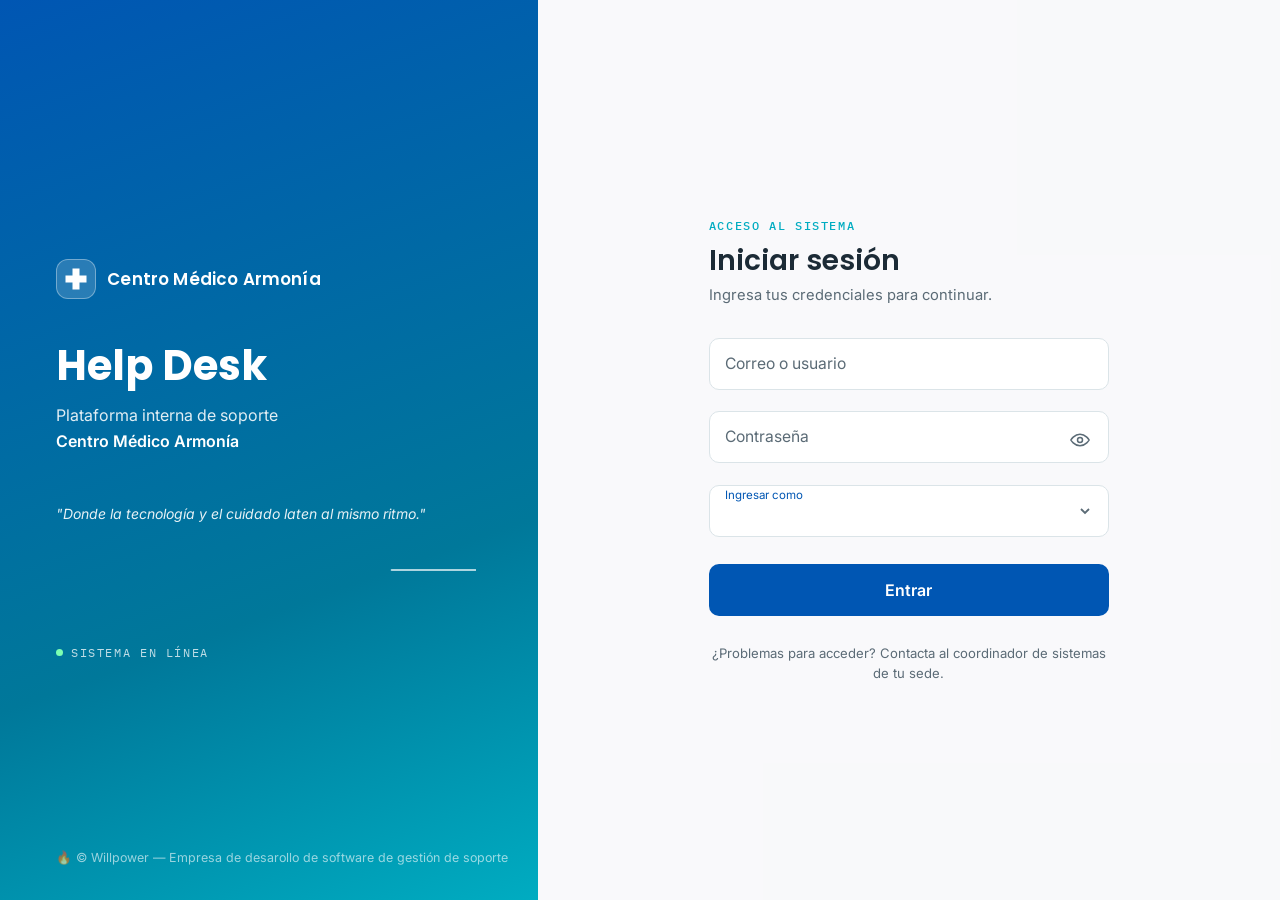
<file: HTML/index.html>
<!DOCTYPE html>
<html lang="es">

<head>
  <link href="https://cdn.jsdelivr.net/npm/bootstrap@5.3.8/dist/css/bootstrap.min.css" rel="stylesheet"
    integrity="sha384-sRIl4kxILFvY47J16cr9ZwB07vP4J8+LH7qKQnuqkuIAvNWLzeN8tE5YBujZqJLB" crossorigin="anonymous">
  <meta charset="UTF-8" />
  <meta name="viewport" content="width=device-width, initial-scale=1.0" />
  <title>Mesa de ayuda-Centro Médico Armonía</title>

  <!-- Tipografías: Poppins (marca / títulos), Inter (formulario / cuerpo), IBM Plex Mono (estado del sistema) -->
  <link rel="preconnect" href="https://fonts.googleapis.com" />
  <link rel="preconnect" href="https://fonts.gstatic.com" crossorigin />
  <link
    href="https://fonts.googleapis.com/css2?family=Poppins:wght@500;600;700&family=Inter:wght@400;500;600&family=IBM+Plex+Mono:wght@500&display=swap"
    rel="stylesheet" />
  <link rel="icon" type="image/png" href="../IMG/escudo-medico.png">
  <!-- CSS/ está un nivel arriba de HTML/, por eso se sube con ../ -->
  <link rel="stylesheet" href="../CSS/style.css" />
</head>

<body>

  <div class="login-shell">

    <!-- ============================================= -->
    <!-- PANEL IZQUIERDO — Marca / Identidad Willpower  -->
    <!-- ============================================= -->
    <aside class="brand-panel">
      <div class="brand-panel__content">

        <div class="brand-mark">
          <div class="brand-mark__icon" aria-hidden="true">
            <svg class="brand-mark__medical-icon" width="24" height="24" viewBox="0 0 24 24" fill="none"
              aria-hidden="true">
              <path d="M9 3v6H3v6h6v6h6v-6h6V9h-6V3H9Z" fill="currentColor" />
            </svg>
          </div>
          <span class="brand-mark__name">Centro Médico Armonía</span>
        </div>

        <h1 class="brand-panel__title">Help Desk</h1>
        <p class="brand-panel__subtitle">
          Plataforma interna de soporte <br />
          <strong>Centro Médico Armonía </strong>
        <p class="eslogan">"Donde la tecnología y el cuidado laten al mismo ritmo."</p>
        </p>

        <!-- Elemento distintivo: línea de pulso (ECG) animada, referencia al sector salud -->
        <div class="pulse-strip" aria-hidden="true">
          <svg class="pulse-strip__svg" viewBox="0 0 600 90" preserveAspectRatio="none">
            <polyline class="pulse-strip__line" fill="none"
              points="0,45 90,45 110,45 125,10 140,80 155,20 170,45 220,45 600,45" />
          </svg>
        </div>

        <p class="system-status">
          <span class="system-status__dot"></span>
          SISTEMA EN LÍNEA
        </p>

      </div>

      <p class="brand-panel__footer"><span aria-hidden="true">🔥</span> © Willpower — Empresa de desarollo de software
        de gestión de soporte</p>
    </aside>

    <!-- ============================================= -->
    <!-- PANEL DERECHO — Formulario de inicio de sesión -->
    <!-- ============================================= -->
    <main class="form-panel">
      <div class="login-background" aria-hidden="true">
        <img src="../IMG/FONDO/fondo.jpg" alt="">
        <img src="../IMG/FONDO/fondo3.jpg" alt="">
        <img src="../IMG/FONDO/fondo2.jpg" alt="">
      </div>

      <div class="form-card">

        <!-- Marca visible solo en móvil (el panel izquierdo se oculta en pantallas pequeñas) -->
        <div class="brand-mark brand-mark--mobile">
          <div class="brand-mark__icon" aria-hidden="true">
            <svg class="brand-mark__medical-icon" width="24" height="24" viewBox="0 0 24 24" fill="none"
              aria-hidden="true">
              <path d="M9 3v6H3v6h6v6h6v-6h6V9h-6V3H9Z" fill="currentColor" />
            </svg>
          </div>
          <span class="brand-mark__name">Centro Médico Armonía</span>
        </div>

        <p class="form-card__eyebrow">Acceso al sistema</p>
        <h2 class="form-card__title">Iniciar sesión</h2>
        <p class="form-card__hint">Ingresa tus credenciales para continuar.</p>

        <!-- ============================================= -->
        <!-- FORMULARIO — envía por POST a php/procesar_login.php -->
        <!-- ============================================= -->
        <!-- PHP/ está un nivel arriba de HTML/, por eso se sube con ../ -->
        <form id="loginForm" class="login-form" action="../JS/login.js" method="POST" novalidate>

          <!-- Campo: correo o usuario -->
          <div class="field">
            <input type="text" id="usuario" name="usuario" class="field__input" placeholder=" " autocomplete="username"
              required />
            <label for="usuario" class="field__label">Correo o usuario</label>
            <span class="field__error" data-error-for="usuario">Ingresa tu correo o usuario.</span>
          </div>

          <!-- Campo: contraseña, con botón de mostrar/ocultar -->
          <div class="field">
            <input type="password" id="password" name="password" class="field__input" placeholder=" "
              autocomplete="current-password" required minlength="6" />
            <label for="password" class="field__label">Contraseña</label>
            <button type="button" class="field__toggle" id="togglePassword" aria-label="Mostrar contraseña"
              aria-pressed="false">
              <svg class="icon-eye" width="20" height="20" viewBox="0 0 24 24" fill="none" stroke="currentColor"
                stroke-width="1.8">
                <path d="M1 12s4-7 11-7 11 7 11 7-4 7-11 7-11-7-11-7Z" />
                <circle cx="12" cy="12" r="3" />
              </svg>
            </button>
            <span class="field__error" data-error-for="password">Mínimo 6 caracteres.</span>
          </div>

          <!-- Selector de rol -->
          <div class="field field--select">
            <select id="rol" name="rol" class="field__input field__input--select" required>
        
              
            </select>
            <label for="rol" class="field__label field__label--select">Ingresar como</label>
            <svg class="field__chevron" width="16" height="16" viewBox="0 0 16 16" fill="none" stroke="currentColor"
              stroke-width="1.8" aria-hidden="true">
              <path d="M4 6l4 4 4-4" />
            </svg>
          </div>
          
          <button type="submit" class="btn-submit" id="btnSubmit">
            <span class="btn-submit__label" onclick="validarFormulario()">Entrar</span>
            <span class="btn-submit__spinner" aria-hidden="true"></span>
          </button>

        </form>
        <!-- El contenedor principal ahora es un DIV de Bootstrap -->




        <p class="form-card__footer">
          ¿Problemas para acceder? Contacta al coordinador de sistemas de tu sede.
        </p>

      </div>
    </main>

  </div>

  <div class="modal fade" id="mymodal" tabindex="-1" aria-hidden="true">
    <div class="modal-dialog">
      <div class="modal-content">

        <div class="modal-header">
         
          <button type="button" class="btn-close" data-bs-dismiss="modal" aria-label="Close"></button>
        </div>

        <!-- 📌 Aquí es donde JavaScript va a inyectar tu respuesta de PHP -->
        <div class="modal-body" id="textoModal">
          <p>Cargando información...</p>
        </div>

        <div class="modal-footer">
          <button type="button" class="btn btn-secondary" data-bs-dismiss="modal">Cerrar</button>
        </div>

      </div>
    </div>
  </div>
</body>

<!-- JS/ está un nivel arriba de HTML/, por eso se sube con ../ -->
<!-- <script src="../JS/script.js"></script> -->
<script src="https://cdn.jsdelivr.net/npm/bootstrap@5.3.8/dist/js/bootstrap.bundle.min.js"
  integrity="sha384-FKyoEForCGlyvwx9Hj09JcYn3nv7wiPVlz7YYwJrWVcXK/BmnVDxM+D2scQbITxI" crossorigin="anonymous"></script>
<script src="../JS/login.js"></script>


</html>
</file>
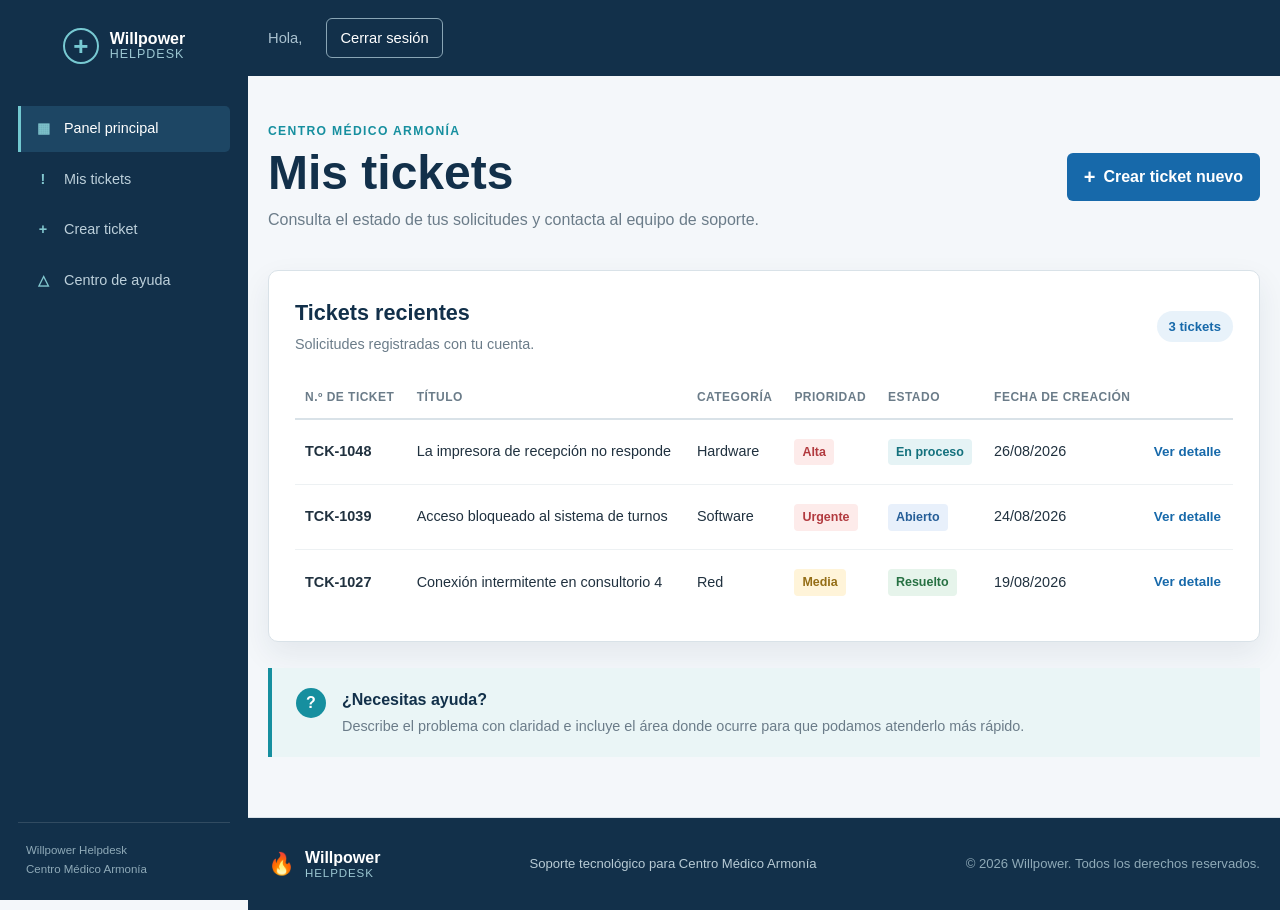
<file: personal/index.html>
<!DOCTYPE html>
<html lang="es">

<head>
    <meta charset="UTF-8">
    <meta name="viewport" content="width=device-width, initial-scale=1.0">
    <meta name="description" content="Panel de tickets de soporte de Willpower Helpdesk">
    <title>Personal | Willpower Helpdesk</title>
    <link rel="stylesheet" href="styles.css">
    <link rel="icon" type="image/png" href="../IMG/escudo-medico.png">
</head>

<body>
    <aside class="menu-lateral" aria-label="Menú principal de Willpower Helpdesk">
        <a class="marca-sistema marca-sistema--lateral" href="index.html"
            aria-label="Ir al inicio de Willpower Helpdesk">
            <span class="marca-sistema__icono" aria-hidden="true">+</span>
            <span class="marca-sistema__texto">
                <strong>Willpower</strong>
                <span>Helpdesk</span>
            </span>
        </a>

        <nav class="navegacion-lateral" aria-label="Secciones del sistema">
            <a href="index.html" class="navegacion-lateral__enlace navegacion-lateral__enlace--activo">
                <span aria-hidden="true">▦</span>
                Panel principal
            </a>
            <a href="#lista-tickets" class="navegacion-lateral__enlace">
                <span aria-hidden="true">!</span>
                Mis tickets
            </a>
            <a href="#modal-crear-ticket" class="navegacion-lateral__enlace">
                <span aria-hidden="true">+</span>
                Crear ticket
            </a>
            <a href="#titulo-resumen-ayuda" class="navegacion-lateral__enlace">
                <span aria-hidden="true">△</span>
                Centro de ayuda
            </a>
        </nav>

        <p class="menu-lateral__pie">Willpower Helpdesk<br>Centro Médico Armonía</p>
    </aside>

    <header class="encabezado-principal">
        <nav class="barra-navegacion" aria-label="Navegación principal">
            <div class="usuario-navegacion">
                <span class="usuario-navegacion__saludo">Hola,</span>
                <strong id="nombre-usuario"></strong>
                <button type="button" class="btn-cerrar-sesion" id="btn-cerrar-sesion">
                    Cerrar sesión
                </button>
            </div>
        </nav>
    </header>

    <main class="contenido-principal">
        <section class="cabecera-panel" aria-labelledby="titulo-panel">
            <div>
                <p class="etiqueta-seccion">Centro Médico Armonía</p>
                <h1 id="titulo-panel">Mis tickets</h1>
                <p class="texto-introduccion">Consulta el estado de tus solicitudes y contacta al equipo de soporte.</p>
            </div>
            <button type="button" class="btn-crear-ticket" id="btn-crear-ticket" aria-controls="modal-crear-ticket">
                <span aria-hidden="true">+</span>
                Crear ticket nuevo
            </button>
        </section>

        <section class="seccion-tickets" aria-labelledby="titulo-lista-tickets">
            <div class="seccion-cabecera">
                <div>
                    <h2 id="titulo-lista-tickets">Tickets recientes</h2>
                    <p class="texto-secundario">Solicitudes registradas con tu cuenta.</p>
                </div>
                <span class="contador-tickets" id="contador-tickets">3 tickets</span>
            </div>

            <div class="contenedor-tabla">
                <table class="tabla-tickets" id="lista-tickets">
                    <caption class="texto-solo-lector">Lista de tickets creados por el usuario</caption>
                    <thead>
                        <tr>
                            <th scope="col">N.º de ticket</th>
                            <th scope="col">Título</th>
                            <th scope="col">Categoría</th>
                            <th scope="col">Prioridad</th>
                            <th scope="col">Estado</th>
                            <th scope="col">Fecha de creación</th>
                            <th scope="col"><span class="texto-solo-lector">Acciones</span></th>
                        </tr>
                    </thead>
                    <tbody>
                        <tr data-ticket-id="TCK-1048">
                            <td><strong>TCK-1048</strong></td>
                            <td>La impresora de recepción no responde</td>
                            <td>Hardware</td>
                            <td><span class="etiqueta-prioridad etiqueta-prioridad--alta">Alta</span></td>
                            <td><span class="etiqueta-estado etiqueta-estado--proceso">En proceso</span></td>
                            <td>26/08/2026</td>
                            <td><button type="button" class="btn-ver-detalle" data-ticket="TCK-1048">Ver
                                    detalle</button></td>
                        </tr>
                        <tr data-ticket-id="TCK-1039">
                            <td><strong>TCK-1039</strong></td>
                            <td>Acceso bloqueado al sistema de turnos</td>
                            <td>Software</td>
                            <td><span class="etiqueta-prioridad etiqueta-prioridad--urgente">Urgente</span></td>
                            <td><span class="etiqueta-estado etiqueta-estado--abierto">Abierto</span></td>
                            <td>24/08/2026</td>
                            <td><button type="button" class="btn-ver-detalle" data-ticket="TCK-1039">Ver
                                    detalle</button></td>
                        </tr>
                        <tr data-ticket-id="TCK-1027">
                            <td><strong>TCK-1027</strong></td>
                            <td>Conexión intermitente en consultorio 4</td>
                            <td>Red</td>
                            <td><span class="etiqueta-prioridad etiqueta-prioridad--media">Media</span></td>
                            <td><span class="etiqueta-estado etiqueta-estado--resuelto">Resuelto</span></td>
                            <td>19/08/2026</td>
                            <td><button type="button" class="btn-ver-detalle" data-ticket="TCK-1027">Ver
                                    detalle</button></td>
                        </tr>
                    </tbody>
                </table>
            </div>
        </section>

        <section class="resumen-ayuda" aria-labelledby="titulo-resumen-ayuda">
            <div class="resumen-ayuda__icono" aria-hidden="true">?</div>
            <div>
                <h2 id="titulo-resumen-ayuda">¿Necesitas ayuda?</h2>
                <p>Describe el problema con claridad e incluye el área donde ocurre para que podamos atenderlo más
                    rápido.</p>
            </div>
        </section>
    </main>

    <footer class="pie-pagina">
        <div class="pie-pagina__contenido">
            <a class="logo-footer" href="index.html" aria-label="Ir al inicio de Willpower Helpdesk">
                <!-- <img class="logo-footer__imagen" src="../IMG/escudo-medico.png" alt=""> -->
                <span class="logo-footer__fuego" aria-hidden="true">🔥</span>
                <span class="logo-footer__nombre">
                    <strong>Willpower</strong>
                    <span>Helpdesk</span>
                </span>
            </a>

            <p class="pie-pagina__texto">Soporte tecnológico para Centro Médico Armonía</p>
            <p class="pie-pagina__copyright">© 2026 Willpower. Todos los derechos reservados.</p>
        </div>
    </footer>

    <dialog class="modal" id="modal-crear-ticket" aria-labelledby="titulo-crear-ticket">
        <div class="modal__cabecera">
            <div>
                <p class="etiqueta-seccion">Nueva solicitud</p>
                <h2 id="titulo-crear-ticket">Crear ticket nuevo</h2>
            </div>
            <button type="button" class="btn-cerrar-modal" id="btn-cerrar-modal-crear"
                aria-label="Cerrar formulario">×</button>
        </div>

        <form class="formulario-ticket" id="formulario-crear-ticket">
            <div class="campo-formulario">
                <label for="titulo-ticket">Título</label>
                <input type="text" id="titulo-ticket" name="titulo" placeholder="Ej.: No puedo acceder al correo"
                    required>
            </div>

            <div class="campo-formulario">
                <label for="descripcion-ticket">Descripción</label>
                <textarea id="descripcion-ticket" name="descripcion" rows="5"
                    placeholder="Explica qué sucede y cuándo comenzó..." required></textarea>
            </div>

            <div class="campos-en-linea">
                <div class="campo-formulario">
                    <label for="categoria-ticket">Categoría</label>
                    <select id="categoria-ticket" name="categoria" required>
                        <option value="">Selecciona una categoría</option>
                        <option value="hardware">Hardware</option>
                        <option value="software">Software</option>
                        <option value="red">Red</option>
                    </select>
                </div>

                <div class="campo-formulario">
                    <label for="prioridad-ticket">Prioridad</label>
                    <select id="prioridad-ticket" name="prioridad" required>
                        <option value="">Selecciona una prioridad</option>
                        <option value="baja">Baja</option>
                        <option value="media">Media</option>
                        <option value="alta">Alta</option>
                        <option value="urgente">Urgente</option>
                    </select>
                </div>
            </div>

            <div class="modal__acciones">
                <button type="button" class="btn-secundario" id="btn-cancelar-ticket">Cancelar</button>
                <button type="submit" class="btn-primario" id="btn-enviar-ticket">Enviar ticket</button>
            </div>
        </form>
    </dialog>

    <section class="modal-detalle" id="detalle-ticket" hidden aria-labelledby="titulo-detalle-ticket">
        <div class="modal-detalle__contenido">
            <div class="modal__cabecera">
                <div>
                    <p class="etiqueta-seccion">Información de solicitud</p>
                    <h2 id="titulo-detalle-ticket">Detalle del ticket <span id="detalle-numero-ticket">TCK-1048</span>
                    </h2>
                </div>
                <button type="button" class="btn-cerrar-modal" id="btn-cerrar-detalle"
                    aria-label="Cerrar detalle">×</button>
            </div>

            <div class="detalle-resumen" id="informacion-ticket">
                <div><span class="detalle-resumen__etiqueta">Título</span><strong id="detalle-titulo-ticket">La
                        impresora de recepción no responde</strong></div>
                <div><span class="detalle-resumen__etiqueta">Categoría</span><span
                        id="detalle-categoria-ticket">Hardware</span></div>
                <div><span class="detalle-resumen__etiqueta">Prioridad</span><span
                        id="detalle-prioridad-ticket">Alta</span></div>
                <div><span class="detalle-resumen__etiqueta">Estado actual</span><span id="detalle-estado-ticket">En
                        proceso</span></div>
                <div><span class="detalle-resumen__etiqueta">Creado el</span><span
                        id="detalle-fecha-ticket">26/08/2026</span></div>
            </div>

            <div class="detalle-grid">
                <section class="historial-ticket" aria-labelledby="titulo-historial-ticket">
                    <h3 id="titulo-historial-ticket">Historial de estados</h3>
                    <ol class="linea-tiempo" id="historial-estados">
                        <li class="linea-tiempo__item linea-tiempo__item--activo">
                            <strong>En proceso</strong>
                            <time datetime="2026-08-27T09:30">27/08/2026, 09:30</time>
                        </li>
                        <li class="linea-tiempo__item">
                            <strong>Asignado a soporte</strong>
                            <time datetime="2026-08-26T14:10">26/08/2026, 14:10</time>
                        </li>
                        <li class="linea-tiempo__item">
                            <strong>Ticket creado</strong>
                            <time datetime="2026-08-26T13:45">26/08/2026, 13:45</time>
                        </li>
                    </ol>
                </section>

                <section class="comentarios-ticket" aria-labelledby="titulo-comentarios-ticket">
                    <h3 id="titulo-comentarios-ticket">Comentarios</h3>
                    <ul class="lista-comentarios" id="lista-comentarios">
                        <li class="comentario">
                            <div class="comentario__cabecera"><strong>Soporte TI</strong><time
                                    datetime="2026-08-27T09:30">27/08/2026, 09:30</time></div>
                            <p>Estamos revisando la conexión de la impresora y sus controladores.</p>
                        </li>
                        <li class="comentario">
                            <div class="comentario__cabecera"><strong>Nombre del usuario</strong><time
                                    datetime="2026-08-26T13:45">26/08/2026, 13:45</time></div>
                            <p>El equipo enciende, pero no aparece disponible para imprimir.</p>
                        </li>
                    </ul>

                    <form class="formulario-comentario" id="formulario-comentario">
                        <label for="nuevo-comentario">Agregar comentario</label>
                        <textarea id="nuevo-comentario" name="comentario" rows="3"
                            placeholder="Escribe una actualización..." required></textarea>
                        <button type="submit" class="btn-primario" id="btn-agregar-comentario">Agregar
                            comentario</button>
                    </form>
                </section>
            </div>
        </div>
    </section>

    <script src="../JS/personal.js"></script>
</body>

</html>
</file>
<file: CSS/style.css>
/* =====================================================
   WILLPOWER — LOGIN
   Paleta sector salud: azul clínico + turquesa suave
   ===================================================== */

:root {
  /* Color */
  --color-primary: #0056b3;
  --color-primary-dark: #00408a;
  --color-primary-soft: #e0f7fa;
  --color-accent: #00acc1;
  --color-bg: #f8f9fa;
  --color-surface: #ffffff;
  --color-text: #1c2b36;
  --color-text-muted: #5b6b76;
  --color-border: #dbe4e8;
  --color-error: #d64550;

  /* Tipografía */
  --font-display: "Poppins", "Segoe UI", sans-serif;
  --font-body: "Inter", "Segoe UI", sans-serif;
  --font-mono: "IBM Plex Mono", "Courier New", monospace;

  /* Movimiento */
  --ease: cubic-bezier(0.4, 0, 0.2, 1);
  --duration: 220ms;
}

@media (prefers-reduced-motion: reduce) {
  :root { --duration: 0ms; }
}

* { box-sizing: border-box; }

html, body {
  margin: 0;
  padding: 0;
  height: 100%;
  background: var(--color-bg);
  font-family: var(--font-body);
  color: var(--color-text);
  -webkit-font-smoothing: antialiased;
}

/* =====================================================
   LAYOUT GENERAL
   ===================================================== */

.login-shell {
  min-height: 100vh;
  display: grid;
  grid-template-columns: 42% 58%;
}

@media (max-width: 900px) {
  .login-shell {
    grid-template-columns: 1fr;
    grid-template-rows: auto 1fr;
  }
}

/* =====================================================
   PANEL DE MARCA (izquierda)
   ===================================================== */

.brand-panel {
  position: relative;
  display: flex;
  flex-direction: column;
  justify-content: center;
  padding: 4rem 3.5rem;
  background: linear-gradient(160deg, var(--color-primary) 0%, #00789a 65%, var(--color-accent) 100%);
  color: #fff;
  overflow: hidden;
}

@media (max-width: 900px) {
  .brand-panel {
    padding: 2.75rem 1.75rem 2.25rem;
    justify-content: flex-start;
  }
  .brand-panel__title { font-size: 1.9rem !important; }
  .pulse-strip { display: none; }
}

.brand-panel__content {
  position: relative;
  z-index: 1;
}

.brand-mark {
  display: flex;
  align-items: center;
  gap: 0.7rem;
  margin-bottom: 2.75rem;
}

.brand-mark--mobile {
  display: none;
  margin-bottom: 2rem;
}

@media (max-width: 900px) {
  .brand-mark--mobile { display: flex; }
  .brand-mark:not(.brand-mark--mobile) { margin-bottom: 1.25rem; }
}

.brand-mark__icon {
  width: 40px;
  height: 40px;
  border-radius: 12px;
  background: rgba(255, 255, 255, 0.16);
  border: 1px solid rgba(255, 255, 255, 0.35);
  display: flex;
  align-items: center;
  justify-content: center;
  flex-shrink: 0;
}

.form-panel .brand-mark__icon {
  background: var(--color-primary-soft);
  border: 1px solid #cdeef2;
}

.brand-mark__medical-icon {
  width: 28px;
  height: 28px;
  object-fit: contain;
  display: block;
}

.eslogan {
    margin-top: 16px;
    font-style: italic;
    font-size: 14px;
    opacity: 0.9;
}
.brand-panel .brand-mark__medical-icon { filter: brightness(0) invert(1); }

@media (max-width: 420px) {
  .brand-mark__name { font-size: 0.92rem; }
}

.brand-mark__name {
  font-family: var(--font-display);
  font-weight: 600;
  font-size: 1.05rem;
  letter-spacing: 0.01em;
}

.form-panel .brand-mark__name { color: var(--color-text); }

.brand-panel__title {
  font-family: var(--font-display);
  font-weight: 700;
  font-size: 2.6rem;
  line-height: 1.1;
  margin: 0 0 0.9rem;
}

.brand-panel__subtitle {
  font-size: 1rem;
  line-height: 1.6;
  color: rgba(255, 255, 255, 0.88);
  margin: 0 0 3rem;
  max-width: 320px;
}

.brand-panel__subtitle strong { color: #fff; font-weight: 600; }

/* --- Elemento distintivo: línea de pulso (ECG) --- */
.pulse-strip {
  width: 100%;
  max-width: 420px;
  height: 60px;
  margin-bottom: 1.25rem;
  opacity: 0.9;
}

.pulse-strip__svg { width: 100%; height: 100%; }

.pulse-strip__line {
  stroke: #fff;
  stroke-width: 2.5;
  stroke-linecap: round;
  stroke-linejoin: round;
  stroke-dasharray: 620;
  stroke-dashoffset: 620;
  animation: draw-pulse 3.4s var(--ease) infinite;
}

@keyframes draw-pulse {
  0% { stroke-dashoffset: 620; }
  55% { stroke-dashoffset: 0; }
  100% { stroke-dashoffset: -620; }
}

.system-status {
  position: relative;
  top: 1.25rem;
  display: flex;
  align-items: center;
  gap: 0.5rem;
  font-family: var(--font-mono);
  font-size: 0.72rem;
  letter-spacing: 0.14em;
  color: rgba(255, 255, 255, 0.75);
  margin: 1.5rem 0 0;
}

.system-status__dot {
  width: 7px;
  height: 7px;
  border-radius: 50%;
  background: #7CFFB2;
  box-shadow: 0 0 0 0 rgba(124, 255, 178, 0.6);
  animation: status-glow 2s infinite;
}

@keyframes status-glow {
  0% { box-shadow: 0 0 0 0 rgba(124, 255, 178, 0.55); }
  70% { box-shadow: 0 0 0 6px rgba(124, 255, 178, 0); }
  100% { box-shadow: 0 0 0 0 rgba(124, 255, 178, 0); }
}

.brand-panel__footer {
  position: absolute;
  left: 3.5rem;
  bottom: 2rem;
  z-index: 1;
  font-size: 0.78rem;
  color: rgba(255, 255, 255, 0.6);
  margin: 0;
}

@media (max-width: 900px) {
  .brand-panel__footer { display: none; }
}

/* =====================================================
   PANEL DE FORMULARIO (derecha)
   ===================================================== */

.form-panel {
  position: relative;
  overflow: hidden;
  display: flex;
  align-items: center;
  justify-content: center;
  padding: 2.5rem 1.5rem;
  background: var(--color-bg);
}

.login-background {
  position: absolute;
  z-index: 0;
  inset: 0;
  background: var(--color-bg);
}

.login-background::after {
  position: absolute;
  inset: 0;
  background: rgba(248, 249, 250, 0.48);
  content: "";
}

.login-background img {
  position: absolute;
  width: 100%;
  height: 100%;
  object-fit: cover;
  opacity: 0;
  animation: login-background-fade 24s infinite;
}

.login-background img:first-child {
  animation-delay: -2s;
}

.login-background img:nth-child(2) {
  animation-delay: -10s;
}

.login-background img:nth-child(3) {
  animation-delay: -18s;
}

@keyframes login-background-fade {
  0%, 30% {
    opacity: 0;
  }
  8%, 22% {
    opacity: 1;
  }
  38%, 100% {
    opacity: 0;
  }
}

@media (prefers-reduced-motion: reduce) {
  .login-background img {
    animation: none;
    opacity: 0;
  }

  .login-background img:first-child {
    opacity: 1;
  }
}

.form-card {
  position: relative;
  z-index: 1;
  width: 100%;
  max-width: 400px;
}

.form-card__eyebrow {
  font-family: var(--font-mono);
  font-size: 0.72rem;
  letter-spacing: 0.14em;
  text-transform: uppercase;
  color: var(--color-accent);
  margin: 0 0 0.6rem;
  font-weight: 500;
}

.form-card__title {
  font-family: var(--font-display);
  font-size: 1.75rem;
  font-weight: 600;
  color: var(--color-text);
  margin: 0 0 0.4rem;
}

.form-card__hint {
  font-size: 0.92rem;
  color: var(--color-text-muted);
  margin: 0 0 2rem;
}

/* =====================================================
   CAMPOS DEL FORMULARIO
   ===================================================== */

.login-form { display: flex; flex-direction: column; gap: 1.35rem; }

.field { position: relative; }

.field__input {
  width: 100%;
  height: 52px;
  padding: 1.1rem 1rem 0.35rem;
  font-family: var(--font-body);
  font-size: 0.98rem;
  color: var(--color-text);
  background: var(--color-surface);
  border: 1.5px solid var(--color-border);
  border-radius: 10px;
  outline: none;
  transition: border-color var(--duration) var(--ease), box-shadow var(--duration) var(--ease);
}

.field__input:hover { border-color: #b9cdd6; }

.field__input:focus {
  border-color: var(--color-primary);
  box-shadow: 0 0 0 4px var(--color-primary-soft);
}

.field__label {
  position: absolute;
  left: 1rem;
  top: 50%;
  transform: translateY(-50%);
  font-size: 0.98rem;
  color: var(--color-text-muted);
  pointer-events: none;
  transition: top var(--duration) var(--ease), font-size var(--duration) var(--ease), color var(--duration) var(--ease);
  background: transparent;
}

.field__input:focus + .field__label,
.field__input:not(:placeholder-shown) + .field__label {
  top: 0.68rem;
  font-size: 0.72rem;
  color: var(--color-primary);
}

.field__error {
  display: none;
  font-size: 0.78rem;
  color: var(--color-error);
  margin-top: 0.35rem;
  padding-left: 0.15rem;
}

.field.is-invalid .field__input { border-color: var(--color-error); }
.field.is-invalid .field__input:focus { box-shadow: 0 0 0 4px rgba(214, 69, 80, 0.14); }
.field.is-invalid .field__error { display: block; }

/* Botón mostrar/ocultar contraseña */
.field__toggle {
  position: absolute;
  right: 0.4rem;
  top: 0.4rem;
  width: 44px;
  height: 44px;
  border: none;
  background: transparent;
  color: var(--color-text-muted);
  display: flex;
  align-items: center;
  justify-content: center;
  cursor: pointer;
  border-radius: 8px;
  transition: color var(--duration) var(--ease), background var(--duration) var(--ease);
}

.field__toggle:hover { color: var(--color-primary); background: var(--color-primary-soft); }
.field__toggle svg { transition: transform var(--duration) var(--ease); }
.field__toggle[aria-pressed="true"] svg { transform: scale(0.92); }

/* Select de rol */
.field--select .field__input--select {
  appearance: none;
  cursor: pointer;
  color: var(--color-text);
}

.field--select .field__input--select:invalid { color: var(--color-text); }

.field__label--select {
  top: 0.68rem;
  font-size: 0.72rem;
  color: var(--color-text-muted);
}

.field--select:focus-within .field__label--select { color: var(--color-primary); }

.field__chevron {
  position: absolute;
  right: 1rem;
  top: 50%;
  transform: translateY(-50%);
  color: var(--color-text-muted);
  pointer-events: none;
}

/* Fila: recordar + olvidé contraseña */
.login-form__row {
  display: flex;
  align-items: center;
  justify-content: space-between;
  margin-top: -0.4rem;
}

.checkbox {
  display: flex;
  align-items: center;
  gap: 0.55rem;
  font-size: 0.85rem;
  color: var(--color-text-muted);
  cursor: pointer;
  user-select: none;
}

.checkbox input { position: absolute; opacity: 0; width: 0; height: 0; }

.checkbox__box {
  width: 18px;
  height: 18px;
  border-radius: 5px;
  border: 1.5px solid var(--color-border);
  display: inline-block;
  position: relative;
  transition: background var(--duration) var(--ease), border-color var(--duration) var(--ease);
}

.checkbox__box::after {
  content: "";
  position: absolute;
  left: 5px;
  top: 1px;
  width: 5px;
  height: 9px;
  border: solid #fff;
  border-width: 0 2px 2px 0;
  transform: rotate(45deg) scale(0);
  transition: transform var(--duration) var(--ease);
}

.checkbox input:checked + .checkbox__box {
  background: var(--color-primary);
  border-color: var(--color-primary);
}

.checkbox input:checked + .checkbox__box::after { transform: rotate(45deg) scale(1); }

.checkbox input:focus-visible + .checkbox__box { box-shadow: 0 0 0 4px var(--color-primary-soft); }

.login-form__forgot {
  font-size: 0.85rem;
  color: var(--color-primary);
  text-decoration: none;
  font-weight: 500;
  transition: color var(--duration) var(--ease);
}

.login-form__forgot:hover { color: var(--color-primary-dark); text-decoration: underline; }

/* =====================================================
   BOTÓN DE ENVÍO
   ===================================================== */

.btn-submit {
  position: relative;
  height: 52px;
  border: none;
  border-radius: 10px;
  background: var(--color-primary);
  color: #fff;
  font-family: var(--font-body);
  font-size: 1rem;
  font-weight: 600;
  cursor: pointer;
  overflow: hidden;
  transition: background var(--duration) var(--ease), transform var(--duration) var(--ease), box-shadow var(--duration) var(--ease);
  margin-top: 0.35rem;
}

.btn-submit:hover { background: var(--color-primary-dark); box-shadow: 0 8px 20px -8px rgba(0, 86, 179, 0.55); }
.btn-submit:active { transform: scale(0.98); }
.btn-submit:focus-visible { outline: 3px solid var(--color-accent); outline-offset: 2px; }

.btn-submit__spinner {
  display: none;
  position: absolute;
  left: 50%;
  top: 50%;
  width: 20px;
  height: 20px;
  margin: -10px 0 0 -10px;
  border: 2.5px solid rgba(255, 255, 255, 0.35);
  border-top-color: #fff;
  border-radius: 50%;
}

.btn-submit.is-loading .btn-submit__label { opacity: 0; }
.btn-submit.is-loading .btn-submit__spinner { display: block; animation: spin 0.7s linear infinite; }
.btn-submit.is-loading { pointer-events: none; }

@keyframes spin { to { transform: rotate(360deg); } }

/* =====================================================
   PIE DE FORMULARIO
   ===================================================== */

.form-card__footer {
  margin: 1.75rem 0 0;
  font-size: 0.82rem;
  color: var(--color-text-muted);
  text-align: center;
}

/* =====================================================
   Entrada suave de la tarjeta al cargar
   ===================================================== */

.form-card {
  animation: rise-in 0.5s var(--ease) both;
}

@keyframes rise-in {
  from { opacity: 0; transform: translateY(10px); }
  to { opacity: 1; transform: translateY(0); }
}
</file>
<file: personal/styles.css>
:root {
  --azul-oscuro: #12304a;
  --azul: #1769aa;
  --azul-claro: #e8f2fa;
  --turquesa: #168f9f;
  --fondo: #f4f7fa;
  --superficie: #ffffff;
  --texto: #20313f;
  --texto-suave: #6b7c89;
  --borde: #d9e2e8;
  --sombra: 0 12px 30px rgba(23, 56, 80, 0.08);
  --radio: 10px;
}

* {
  box-sizing: border-box;
}

body {
  min-width: 320px;
  margin: 0;
  background: var(--fondo);
  color: var(--texto);
  font-family: "Segoe UI", sans-serif;
  line-height: 1.5;
}

body {
  min-height: 100vh;
  padding-left: 248px;
}

button,
input,
select,
textarea {
  font: inherit;
}

button {
  cursor: pointer;
}

.encabezado-principal {
  background: var(--azul-oscuro);
  color: #ffffff;
}

.menu-lateral {
  position: fixed;
  z-index: 8;
  inset: 0 auto 0 0;
  display: flex;
  width: 248px;
  flex-direction: column;
  background: var(--azul-oscuro);
  color: #ffffff;
  padding: 28px 18px 22px;
}

.marca-sistema--lateral {
  justify-content: center;
  margin-bottom: 42px;
}

.navegacion-lateral {
  display: grid;
  gap: 5px;
}

.navegacion-lateral__enlace {
  display: flex;
  align-items: center;
  gap: 12px;
  border-left: 3px solid transparent;
  border-radius: 0 5px 5px 0;
  color: #bdd0db;
  padding: 12px 13px;
  font-size: 0.9rem;
  text-decoration: none;
}

.navegacion-lateral__enlace span {
  display: grid;
  width: 18px;
  place-items: center;
  color: #82c7cf;
  font-weight: 700;
}

.navegacion-lateral__enlace:hover,
.navegacion-lateral__enlace--activo {
  border-left-color: #72c8d0;
  background: #1d4664;
  color: #ffffff;
}

.menu-lateral__pie {
  margin: auto 0 0;
  border-top: 1px solid rgba(255, 255, 255, 0.13);
  color: #8faab8;
  padding: 18px 8px 0;
  font-size: 0.72rem;
  line-height: 1.6;
}

.barra-navegacion {
  display: flex;
  align-items: center;
  justify-content: space-between;
  width: min(1180px, calc(100% - 40px));
  min-height: 76px;
  margin: 0 auto;
  gap: 24px;
}

.marca-sistema {
  display: inline-flex;
  align-items: center;
  gap: 11px;
  color: inherit;
  text-decoration: none;
}

.marca-sistema__icono {
  display: grid;
  width: 36px;
  height: 36px;
  place-items: center;
  border: 2px solid #77c9d2;
  border-radius: 50%;
  color: #77c9d2;
  font-size: 26px;
  font-weight: 700;
  line-height: 1;
}

.marca-sistema__texto {
  display: grid;
  line-height: 1.1;
}

.marca-sistema__texto span {
  color: #9cc7d2;
  font-size: 0.78rem;
  letter-spacing: 0.08em;
  text-transform: uppercase;
}

.usuario-navegacion {
  display: flex;
  align-items: center;
  gap: 12px;
  font-size: 0.92rem;
}

.usuario-navegacion__saludo {
  color: #a9c1cf;
}

.btn-cerrar-sesion,
.btn-secundario {
  border: 1px solid #89a5b5;
  border-radius: 6px;
  background: transparent;
  color: inherit;
  padding: 8px 13px;
}

.btn-cerrar-sesion:hover,
.btn-secundario:hover {
  background: rgba(255, 255, 255, 0.1);
}

.contenido-principal {
  flex: 1;
  width: min(1180px, calc(100% - 40px));
  margin: 0 auto;
  padding: 46px 0 60px;
}

.pie-pagina {
  border-top: 1px solid var(--borde);
  background: var(--azul-oscuro);
  color: #ffffff;
}

.pie-pagina__contenido {
  display: flex;
  align-items: center;
  justify-content: space-between;
  width: min(1180px, calc(100% - 40px));
  min-height: 92px;
  margin: 0 auto;
  gap: 24px;
}

.logo-footer {
  display: inline-flex;
  align-items: center;
  flex: 0 0 auto;
  gap: 10px;
  color: inherit;
  text-decoration: none;
}

.logo-footer__imagen {
  width: 38px;
  height: 38px;
  object-fit: contain;
}

.logo-footer__fuego {
  font-size: 1.35rem;
  line-height: 1;
}

.logo-footer__nombre {
  display: grid;
  line-height: 1.1;
}

.logo-footer__nombre span {
  color: #9cc7d2;
  font-size: 0.72rem;
  letter-spacing: 0.08em;
  text-transform: uppercase;
}

.pie-pagina__texto,
.pie-pagina__copyright {
  margin: 0;
  color: #b8cbd5;
  font-size: 0.82rem;
}

.pie-pagina__copyright {
  color: #8faab8;
  text-align: right;
}

.cabecera-panel,
.seccion-cabecera,
.modal__cabecera {
  display: flex;
  align-items: center;
  justify-content: space-between;
  gap: 20px;
}

.etiqueta-seccion {
  margin: 0 0 7px;
  color: var(--turquesa);
  font-size: 0.76rem;
  font-weight: 700;
  letter-spacing: 0.11em;
  text-transform: uppercase;
}

h1,
h2,
h3,
p {
  margin-top: 0;
}

h1 {
  margin-bottom: 8px;
  color: var(--azul-oscuro);
  font-size: clamp(2rem, 4vw, 3rem);
  line-height: 1.1;
}

h2 {
  margin-bottom: 5px;
  color: var(--azul-oscuro);
  font-size: 1.35rem;
}

h3 {
  margin-bottom: 18px;
  color: var(--azul-oscuro);
  font-size: 1.05rem;
}

.texto-introduccion,
.texto-secundario,
.resumen-ayuda p {
  color: var(--texto-suave);
}

.texto-introduccion {
  margin-bottom: 0;
}

.btn-crear-ticket,
.btn-primario {
  border: 0;
  border-radius: 6px;
  background: var(--azul);
  color: #ffffff;
  font-weight: 700;
  padding: 12px 17px;
}

.btn-crear-ticket {
  display: inline-flex;
  align-items: center;
  gap: 8px;
  white-space: nowrap;
}

.btn-crear-ticket span {
  font-size: 1.25rem;
  line-height: 0.8;
}

.btn-crear-ticket:hover,
.btn-primario:hover {
  background: #0f568e;
}

.seccion-tickets {
  margin-top: 38px;
  padding: 26px;
  border: 1px solid var(--borde);
  border-radius: var(--radio);
  background: var(--superficie);
  box-shadow: var(--sombra);
}

.seccion-cabecera {
  margin-bottom: 20px;
}

.texto-secundario {
  margin-bottom: 0;
  font-size: 0.9rem;
}

.contador-tickets {
  border-radius: 20px;
  background: var(--azul-claro);
  color: var(--azul);
  padding: 6px 12px;
  font-size: 0.82rem;
  font-weight: 700;
}

.contenedor-tabla {
  overflow-x: auto;
}

.tabla-tickets {
  width: 100%;
  min-width: 850px;
  border-collapse: collapse;
  font-size: 0.9rem;
}

.tabla-tickets th {
  border-bottom: 2px solid var(--borde);
  color: var(--texto-suave);
  font-size: 0.75rem;
  letter-spacing: 0.04em;
  padding: 12px 10px;
  text-align: left;
  text-transform: uppercase;
}

.tabla-tickets td {
  border-bottom: 1px solid #edf1f3;
  padding: 17px 10px;
  vertical-align: middle;
}

.tabla-tickets tbody tr:last-child td {
  border-bottom: 0;
}

.etiqueta-prioridad,
.etiqueta-estado {
  display: inline-block;
  border-radius: 4px;
  padding: 4px 8px;
  font-size: 0.78rem;
  font-weight: 700;
}

.etiqueta-prioridad--alta,
.etiqueta-prioridad--urgente {
  background: #fdebea;
  color: #b23a3f;
}

.etiqueta-prioridad--media {
  background: #fff4d9;
  color: #946d16;
}

.etiqueta-estado--proceso {
  background: #e5f3f5;
  color: #14717d;
}

.etiqueta-estado--abierto {
  background: #e8f0fb;
  color: #265e98;
}

.etiqueta-estado--resuelto {
  background: #e6f4eb;
  color: #277143;
}

.btn-ver-detalle {
  border: 0;
  background: transparent;
  color: var(--azul);
  font-size: 0.84rem;
  font-weight: 700;
  padding: 5px 0;
}

.btn-ver-detalle:hover {
  color: var(--turquesa);
  text-decoration: underline;
}

.resumen-ayuda {
  display: flex;
  align-items: flex-start;
  gap: 16px;
  margin-top: 26px;
  padding: 20px 24px;
  border-left: 4px solid var(--turquesa);
  background: #eaf5f6;
}

.resumen-ayuda__icono {
  display: grid;
  flex: 0 0 30px;
  width: 30px;
  height: 30px;
  place-items: center;
  border-radius: 50%;
  background: var(--turquesa);
  color: #ffffff;
  font-weight: 700;
}

.resumen-ayuda h2 {
  margin-bottom: 4px;
  font-size: 1rem;
}

.resumen-ayuda p {
  margin-bottom: 0;
  font-size: 0.9rem;
}

.modal {
  width: min(560px, calc(100% - 32px));
  max-height: calc(100vh - 32px);
  overflow-y: auto;
  border: 0;
  border-radius: var(--radio);
  box-shadow: 0 20px 60px rgba(18, 48, 74, 0.25);
  padding: 28px;
}

.modal::backdrop,
.modal-detalle::before {
  background: rgba(18, 48, 74, 0.56);
}

.btn-cerrar-modal {
  border: 0;
  background: transparent;
  color: var(--texto-suave);
  font-size: 1.8rem;
  line-height: 1;
  padding: 2px 6px;
}

.formulario-ticket,
.formulario-comentario {
  margin-top: 26px;
}

.campo-formulario {
  margin-bottom: 18px;
}

.campo-formulario label,
.formulario-comentario label {
  display: block;
  margin-bottom: 7px;
  color: var(--azul-oscuro);
  font-size: 0.86rem;
  font-weight: 700;
}

.campo-formulario input,
.campo-formulario select,
.campo-formulario textarea,
.formulario-comentario textarea {
  width: 100%;
  border: 1px solid var(--borde);
  border-radius: 6px;
  background: #ffffff;
  color: var(--texto);
  padding: 11px 12px;
}

.campo-formulario textarea,
.formulario-comentario textarea {
  resize: vertical;
}

.campo-formulario input:focus,
.campo-formulario select:focus,
.campo-formulario textarea:focus,
.formulario-comentario textarea:focus {
  outline: 3px solid rgba(23, 105, 170, 0.17);
  border-color: var(--azul);
}

.campos-en-linea {
  display: grid;
  grid-template-columns: 1fr 1fr;
  gap: 16px;
}

.modal__acciones {
  display: flex;
  justify-content: flex-end;
  gap: 12px;
  margin-top: 25px;
}

.btn-secundario {
  border-color: var(--borde);
  color: var(--texto);
}

.btn-secundario:hover {
  background: var(--fondo);
}

.modal-detalle[hidden] {
  display: none;
}

.modal-detalle {
  position: fixed;
  z-index: 10;
  inset: 0;
  overflow-y: auto;
  padding: 32px 16px;
}

.modal-detalle::before {
  position: fixed;
  z-index: -1;
  inset: 0;
  content: "";
}

.modal-detalle__contenido {
  width: min(900px, 100%);
  margin: 0 auto;
  border-radius: var(--radio);
  background: var(--superficie);
  box-shadow: 0 20px 60px rgba(18, 48, 74, 0.25);
  padding: 28px;
}

.detalle-resumen {
  display: grid;
  grid-template-columns: 2fr repeat(4, 1fr);
  gap: 16px;
  margin-top: 26px;
  border: 1px solid var(--borde);
  border-radius: 7px;
  padding: 16px;
}

.detalle-resumen > div {
  display: grid;
  align-content: start;
  gap: 4px;
}

.detalle-resumen__etiqueta {
  color: var(--texto-suave);
  font-size: 0.75rem;
  font-weight: 700;
  text-transform: uppercase;
}

.detalle-grid {
  display: grid;
  grid-template-columns: 0.85fr 1.15fr;
  gap: 34px;
  margin-top: 30px;
}

.linea-tiempo,
.lista-comentarios {
  margin: 0;
  padding: 0;
  list-style: none;
}

.linea-tiempo {
  border-left: 2px solid var(--borde);
  padding-left: 22px;
}

.linea-tiempo__item {
  position: relative;
  display: grid;
  gap: 3px;
  margin-bottom: 24px;
}

.linea-tiempo__item::before {
  position: absolute;
  top: 4px;
  left: -30px;
  width: 12px;
  height: 12px;
  border: 3px solid var(--superficie);
  border-radius: 50%;
  background: #a9b8c1;
  box-shadow: 0 0 0 1px var(--borde);
  content: "";
}

.linea-tiempo__item--activo::before {
  background: var(--turquesa);
  box-shadow: 0 0 0 1px var(--turquesa);
}

.linea-tiempo time,
.comentario time {
  color: var(--texto-suave);
  font-size: 0.78rem;
}

.comentario {
  margin-bottom: 14px;
  border: 1px solid var(--borde);
  border-radius: 7px;
  padding: 14px;
}

.comentario__cabecera {
  display: flex;
  justify-content: space-between;
  gap: 12px;
  margin-bottom: 8px;
}

.comentario p {
  margin-bottom: 0;
  font-size: 0.9rem;
}

.formulario-comentario .btn-primario {
  margin-top: 12px;
}

.texto-solo-lector {
  position: absolute;
  width: 1px;
  height: 1px;
  overflow: hidden;
  clip: rect(0, 0, 0, 0);
  white-space: nowrap;
}

@media (max-width: 760px) {
  body {
    padding-left: 0;
  }

  .menu-lateral {
    position: static;
    width: 100%;
    min-height: auto;
    padding: 20px 14px 16px;
  }

  .marca-sistema--lateral {
    margin-bottom: 22px;
  }

  .navegacion-lateral {
    grid-template-columns: repeat(2, minmax(0, 1fr));
  }

  .menu-lateral__pie {
    display: none;
  }

  .barra-navegacion,
  .cabecera-panel {
    align-items: flex-start;
    flex-direction: column;
  }

  .barra-navegacion {
    padding: 18px 0;
  }

  .usuario-navegacion {
    flex-wrap: wrap;
  }

  .cabecera-panel .btn-crear-ticket {
    width: 100%;
    justify-content: center;
  }

  .detalle-resumen,
  .detalle-grid {
    grid-template-columns: 1fr 1fr;
  }

  .detalle-grid {
    gap: 28px;
  }

  .pie-pagina__contenido {
    align-items: flex-start;
    flex-direction: column;
    justify-content: center;
    gap: 10px;
    padding: 22px 0;
  }

  .pie-pagina__copyright {
    text-align: left;
  }
}

@media (max-width: 520px) {
  .contenido-principal,
  .barra-navegacion {
    width: min(100% - 28px, 1180px);
  }

  .contenido-principal {
    padding-top: 30px;
  }

  .seccion-tickets,
  .modal,
  .modal-detalle__contenido {
    padding: 20px;
  }

  .seccion-cabecera,
  .campos-en-linea,
  .detalle-resumen,
  .detalle-grid {
    grid-template-columns: 1fr;
  }

  .seccion-cabecera {
    align-items: flex-start;
    flex-direction: column;
  }
}
</file>
